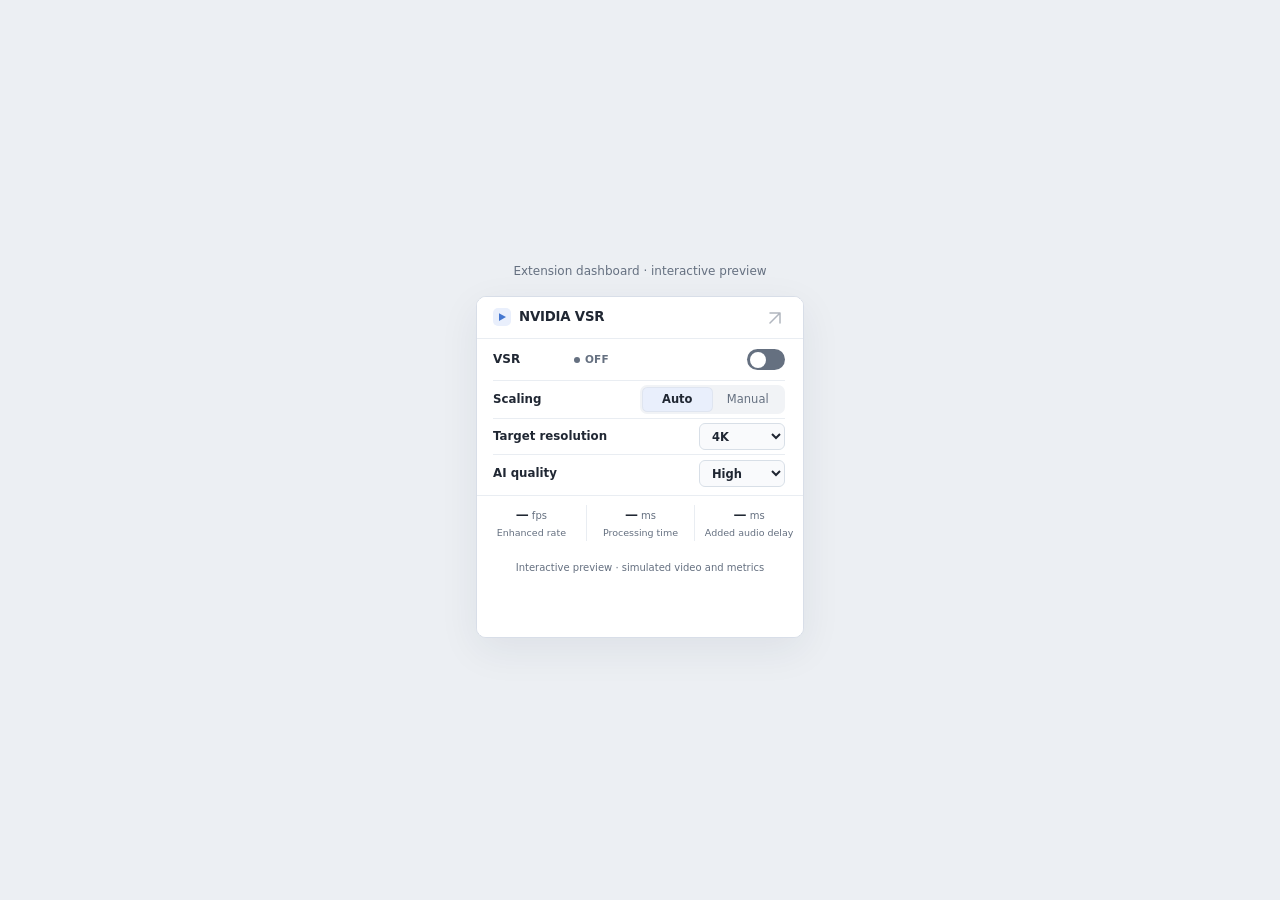
<file: examples/dashboard.html>
<!doctype html>
<html lang="en">
  <head>
    <meta charset="utf-8" />
    <meta name="viewport" content="width=device-width,initial-scale=1" />
    <title>NVIDIA VSR dashboard preview</title>
    <style>
      body {
        margin: 0;
        color-scheme: light dark;
        background: light-dark(#eceff3, #111318);
        color: light-dark(#657080, #a5acba);
        font:
          12px/1.5 system-ui,
          sans-serif;
        display: grid;
        place-items: center;
        min-height: 100vh;
      }
      .preview {
        margin: 28px 0;
      }
      iframe {
        display: block;
        border: 1px solid #d8dee8;
        border-radius: 10px;
        width: 326px;
        height: 340px;
        max-width: calc(100vw - 26px);
        box-shadow: 0 12px 40px #182a4412;
        background: light-dark(#fff, #1a1c21);
      }
      p {
        text-align: center;
        margin: 0 12px 16px;
      }
    </style>
  </head>
  <body>
    <div class="preview">
      <p>Extension dashboard · interactive preview</p>
      <iframe
        src="../extension/popup.html?preview=1"
        title="NVIDIA VSR extension dashboard preview with simulated controls and metrics"
      ></iframe>
    </div>
  </body>
</html>
</file>
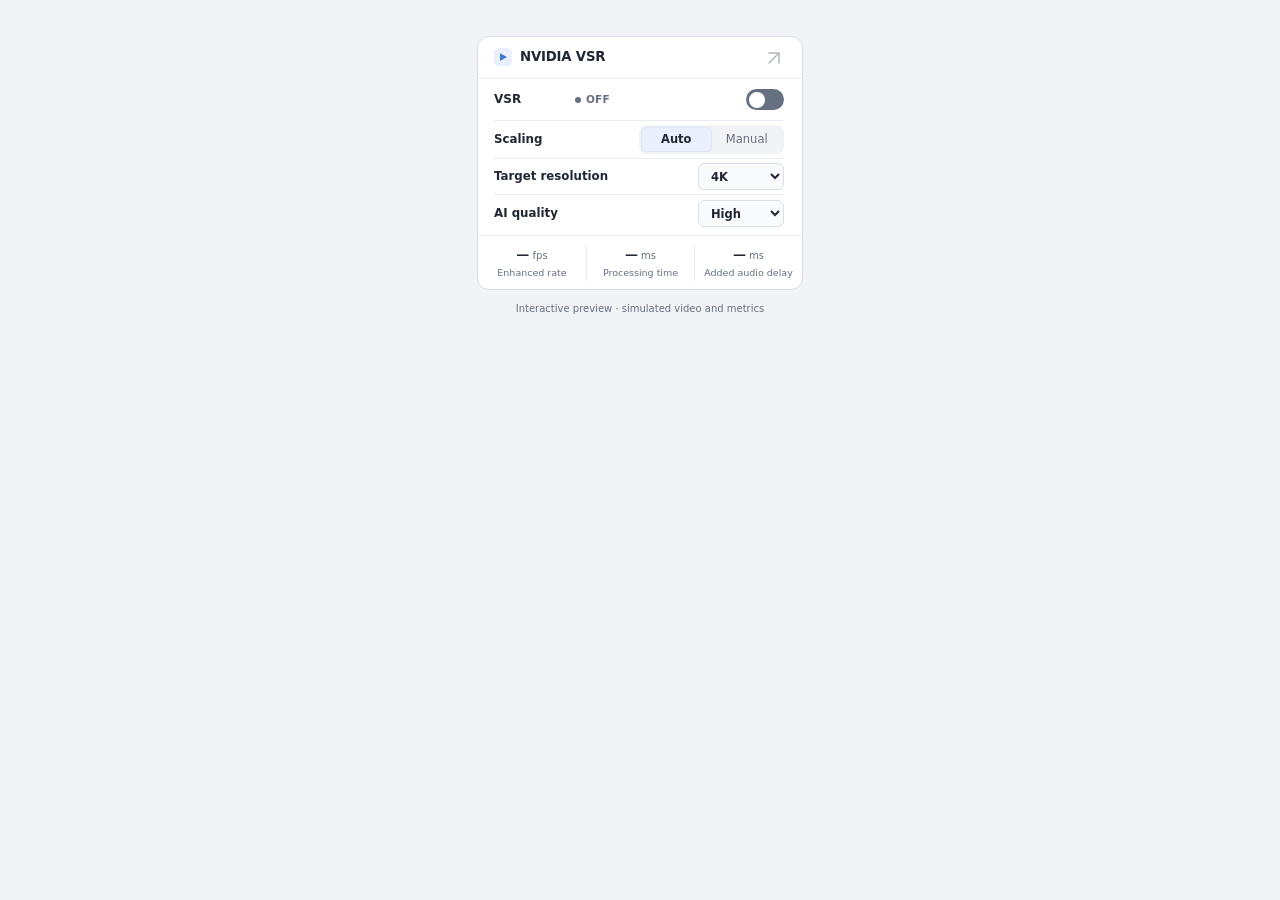
<file: extension/popup.html>
<!doctype html>
<html lang="en">
  <head>
    <meta charset="utf-8" />
    <meta name="viewport" content="width=device-width, initial-scale=1" />
    <meta name="color-scheme" content="light dark" />
    <title>NVIDIA VSR · Video controls</title>
    <link rel="stylesheet" href="popup.css" />
    <script src="popup-state.js" defer></script>
    <script src="popup.js" defer></script>
  </head>
  <body>
    <main>
      <header class="app-header">
        <div class="brand">
          <svg class="app-mark" viewBox="0 0 18 18" aria-hidden="true">
            <rect width="18" height="18" rx="5" />
            <path d="M6 5.2v7.8L13 9.1Z" />
          </svg>
          <h1>NVIDIA VSR</h1>
        </div>
        <button
          id="expand"
          class="icon-button"
          title="Open dashboard in a tab"
          aria-label="Open dashboard in a tab"
        >
          <svg viewBox="0 0 20 20" fill="none" aria-hidden="true">
            <path d="M5 5h10v10M15 5 5 15" />
          </svg>
        </button>
      </header>
      <section class="controls" aria-label="Video enhancement">
        <div class="vsr-row">
          <span class="vsr-label">VSR</span>
          <span id="state-tag" class="state-tag" aria-live="polite">OFF</span>
          <button
            id="toggle"
            class="switch"
            role="switch"
            aria-checked="false"
            aria-label="Enable for this video"
            aria-describedby="state-title"
            disabled
          >
            <span class="switch-thumb"></span>
          </button>
          <h2 id="state-title" class="sr-only">Enhancement off</h2>
        </div>
        <div class="setting-row scaling-row">
          <span id="scaling-label">Scaling</span>
          <div class="segmented" role="group" aria-labelledby="scaling-label">
            <button id="mode-auto" aria-pressed="true">Auto</button>
            <button id="mode-manual" aria-pressed="false">Manual</button>
          </div>
        </div>
        <div id="target-row" class="setting-row">
          <label for="target">Target resolution</label>
          <select id="target" aria-describedby="resolution-note">
            <option value="720">720p</option>
            <option value="1080">1080p</option>
            <option value="1440">1440p</option>
            <option value="2160" selected>4K</option>
            <option value="4320">8K</option>
          </select>
        </div>
        <div id="scale-row" class="setting-row" hidden>
          <label for="scale">Scale factor</label>
          <select id="scale" aria-describedby="resolution-note">
            <option value="auto" hidden>Auto</option>
            <option value="1">1×</option>
            <option value="1.5">1.5×</option>
            <option value="2">2×</option>
            <option value="3">3×</option>
            <option value="4">4×</option>
          </select>
        </div>
        <div class="setting-row quality-row">
          <label for="quality">AI quality</label>
          <select id="quality">
            <option value="LOW">Low</option>
            <option value="MEDIUM">Medium</option>
            <option value="HIGH" selected>High</option>
            <option value="ULTRA">Ultra</option>
          </select>
        </div>
      </section>
      <section class="metrics" aria-label="Live performance">
        <div class="metric">
          <strong id="fps">—<small> fps</small></strong
          ><span>Enhanced rate</span>
        </div>
        <div class="metric">
          <strong id="latency">—<small> ms</small></strong
          ><span>Processing time</span>
        </div>
        <div class="metric">
          <strong id="audio">—<small> ms</small></strong
          ><span>Added audio delay</span>
        </div>
      </section>
      <div id="feedback" class="feedback" hidden>
        <p id="message" role="status" aria-live="polite">
          Connecting to the active tab…
        </p>
        <div class="connection">
          <span id="engine-dot" class="dot" aria-hidden="true"></span
          ><span id="engine">Checking local engine…</span>
          <button id="engine-action" class="text-button" hidden>
            Retry connection
          </button>
        </div>
        <div id="help" hidden>
          <p>One-time setup in the project folder:</p>
          <code>./vsr install-browser-helper</code>
          <a
            href="https://github.com/maxiarat1/linux-nvidia-vsr/blob/main/docs/browser-setup.md"
            target="_blank"
            rel="noreferrer"
            >Browser setup guide ↗</a
          >
        </div>
      </div>
      <section class="details" aria-label="Video details">
        <p id="summary">Play a video in this tab to begin.</p>
        <p>
          <span id="factor">AUTO SCALE</span> ·
          <span id="resolution-note">Aspect ratio is preserved.</span>
        </p>
        <label class="checkbox" for="panel"
          ><input id="panel" type="checkbox" /><span
            >Show controls on video page</span
          ></label
        >
      </section>
    </main>
    <p id="preview-note" hidden>
      Interactive preview · simulated video and metrics
    </p>
  </body>
</html>
</file>
<file: extension/popup.css>
:root {
  color-scheme: light dark;
  font:
    12px/1.4 system-ui,
    -apple-system,
    BlinkMacSystemFont,
    "Segoe UI",
    sans-serif;
  font-synthesis: none;
  --surface: #fff;
  --text: #202733;
  --muted: #657080;
  --border: #d8dfe7;
  --line: #e9edf2;
  --accent: #4477d0;
  --accent-soft: #e9effc;
  --segment: #f1f3f6;
  --field: #f9fafc;
  --thumb: #fff;
  --error: #a33328;
  color: var(--text);
  background: var(--surface);
}
@media (prefers-color-scheme: dark) {
  :root {
    --surface: #1a1c21;
    --text: #f2f3f7;
    --muted: #a5acba;
    --border: #444954;
    --line: #333740;
    --accent: #8cb1fa;
    --accent-soft: #303b56;
    --segment: #282b33;
    --field: #252830;
    --thumb: #1a1c21;
    --error: #ffb4a9;
  }
}
* {
  box-sizing: border-box;
}
body {
  margin: 0;
  min-width: 326px;
}
main {
  width: 326px;
  margin: 0 auto;
  background: var(--surface);
}
button,
select,
input {
  font: inherit;
}
button,
select {
  -webkit-tap-highlight-color: transparent;
  cursor: pointer;
}
button:disabled,
select:disabled {
  cursor: default;
  opacity: 0.5;
}
button:focus-visible,
select:focus-visible,
input:focus-visible,
a:focus-visible {
  outline: 2px solid var(--accent);
  outline-offset: 3px;
}
h1,
h2,
p {
  margin: 0;
}
.app-header {
  height: 42px;
  padding: 0 14px 0 16px;
  display: flex;
  align-items: center;
  justify-content: space-between;
  border-bottom: 1px solid var(--line);
}
.brand {
  display: flex;
  align-items: center;
  gap: 8px;
}
.app-mark {
  width: 18px;
  height: 18px;
}
.app-mark rect {
  fill: var(--accent-soft);
}
.app-mark path {
  fill: var(--accent);
}
h1 {
  font-size: 13.3px;
  font-weight: 700;
  letter-spacing: -0.2px;
}
.icon-button {
  display: grid;
  place-items: center;
  width: 28px;
  height: 28px;
  padding: 4px;
  border: 0;
  border-radius: 5px;
  background: transparent;
  color: var(--muted);
}
.icon-button:hover {
  background: var(--segment);
  color: var(--text);
}
.icon-button svg {
  width: 20px;
  height: 20px;
  stroke: currentColor;
  stroke-width: 1.5;
  stroke-linecap: round;
  stroke-linejoin: round;
}
.controls {
  padding: 0 18px 0 16px;
}
.vsr-row {
  display: flex;
  align-items: center;
  height: 42px;
  border-bottom: 1px solid var(--line);
}
.vsr-label {
  width: 81px;
  font-weight: 650;
}
.state-tag {
  display: inline-flex;
  align-items: center;
  gap: 5px;
  font-size: 10.5px;
  font-weight: 700;
  color: var(--muted);
  letter-spacing: 0.15px;
}
.state-tag::before {
  content: "";
  width: 6px;
  height: 6px;
  flex-shrink: 0;
  border-radius: 50%;
  background: currentColor;
}
.state-tag.live {
  color: var(--accent);
}
.switch {
  width: 38px;
  height: 21px;
  padding: 2.5px;
  margin-left: auto;
  flex-shrink: 0;
  border: 0;
  border-radius: 20px;
  background: var(--muted);
}
.switch.on {
  background: var(--accent);
}
.switch-thumb {
  display: block;
  width: 16px;
  height: 16px;
  border-radius: 50%;
  background: var(--surface);
  transition: transform 0.12s;
}
.switch.on .switch-thumb {
  transform: translateX(17px);
  background: var(--thumb);
}
.setting-row {
  display: flex;
  align-items: center;
  justify-content: space-between;
  height: 36px;
  border-bottom: 1px solid var(--line);
}
.setting-row label,
.scaling-row > span {
  font-size: 11.8px;
  font-weight: 550;
}
.scaling-row {
  height: 38px;
}
.quality-row {
  height: 40px;
  border-bottom: 0;
  padding-bottom: 3px;
}
.segmented {
  display: flex;
  width: 145px;
  height: 29px;
  padding: 2px;
  border-radius: 7px;
  background: var(--segment);
}
.segmented button {
  flex: 1;
  padding: 0;
  border: 1px solid transparent;
  border-radius: 5.5px;
  color: var(--muted);
  background: transparent;
  font-size: 11.5px;
}
.segmented button[aria-pressed="true"] {
  color: var(--text);
  background: var(--accent-soft);
  border-color: color-mix(in srgb, var(--border) 55%, transparent);
  font-weight: 650;
}
select {
  width: 86px;
  height: 27px;
  padding: 0 8px;
  border: 1px solid var(--border);
  border-radius: 6px;
  color: var(--text);
  background-color: var(--field);
  font-size: 11.5px;
  font-weight: 600;
}
select:hover {
  border-color: var(--muted);
}
.metrics {
  display: grid;
  grid-template-columns: repeat(3, 1fr);
  height: 54px;
  align-items: center;
  border-top: 1px solid var(--line);
}
.metric {
  text-align: center;
  min-width: 0;
}
.metric + .metric {
  border-left: 1px solid var(--line);
}
.metric strong {
  display: block;
  font-size: 13px;
  line-height: 19px;
  font-weight: 650;
  font-variant-numeric: tabular-nums;
}
.metric small {
  font-size: 10px;
  font-weight: 500;
  color: var(--muted);
}
.metric > span {
  display: block;
  font-size: 9.5px;
  line-height: 16px;
  color: var(--muted);
}
.feedback,
.details {
  padding: 10px 16px 12px;
  border-top: 1px solid var(--line);
  font-size: 11px;
  color: var(--muted);
  overflow-wrap: anywhere;
}
#message.error {
  color: var(--error);
}
.connection {
  display: flex;
  align-items: center;
  flex-wrap: wrap;
  gap: 6px;
  margin-top: 8px;
  font-size: 10px;
}
.dot {
  width: 5px;
  height: 5px;
  border-radius: 50%;
  background: var(--muted);
}
.dot.online {
  background: var(--accent);
}
.text-button {
  padding: 0;
  border: 0;
  background: transparent;
  color: var(--accent);
  font-size: 11px;
  text-decoration: underline;
  text-underline-offset: 2px;
}
#help {
  margin-top: 10px;
}
#help code {
  display: block;
  padding: 6px 0;
  font-size: 11px;
}
a {
  color: var(--accent);
}
.details {
  display: none;
}
body.dashboard .details {
  display: block;
}
.details p + p {
  margin-top: 4px;
}
.checkbox {
  display: flex;
  align-items: center;
  gap: 6px;
  margin-top: 12px;
  cursor: pointer;
}
.checkbox input {
  margin: 0;
  accent-color: var(--accent);
}
#preview-note {
  width: 326px;
  margin: 12px auto;
  text-align: center;
  font-size: 10px;
  color: var(--muted);
}
.sr-only {
  position: absolute;
  width: 1px;
  height: 1px;
  padding: 0;
  margin: -1px;
  overflow: hidden;
  clip-path: inset(50%);
  white-space: nowrap;
  border: 0;
}
[hidden] {
  display: none !important;
}
@media (min-width: 600px) {
  body {
    min-height: 100vh;
    padding: 36px 0;
    background: var(--segment);
  }
  main {
    border: 1px solid var(--border);
    border-radius: 12px;
    overflow: hidden;
  }
}
@media (prefers-reduced-motion: reduce) {
  * {
    transition: none !important;
  }
}
@media (forced-colors: active) {
  :root {
    --surface: Canvas;
    --text: CanvasText;
    --muted: CanvasText;
    --border: ButtonText;
    --line: ButtonText;
    --accent: Highlight;
    --accent-soft: Canvas;
    --segment: Canvas;
    --field: Field;
    --thumb: HighlightText;
    --error: CanvasText;
  }
  .switch {
    border: 1px solid ButtonText;
    background: ButtonText;
  }
  .switch.on,
  .state-tag::before {
    forced-color-adjust: none;
  }
  .segmented button[aria-pressed="true"] {
    border-color: Highlight;
  }
}
</file>
